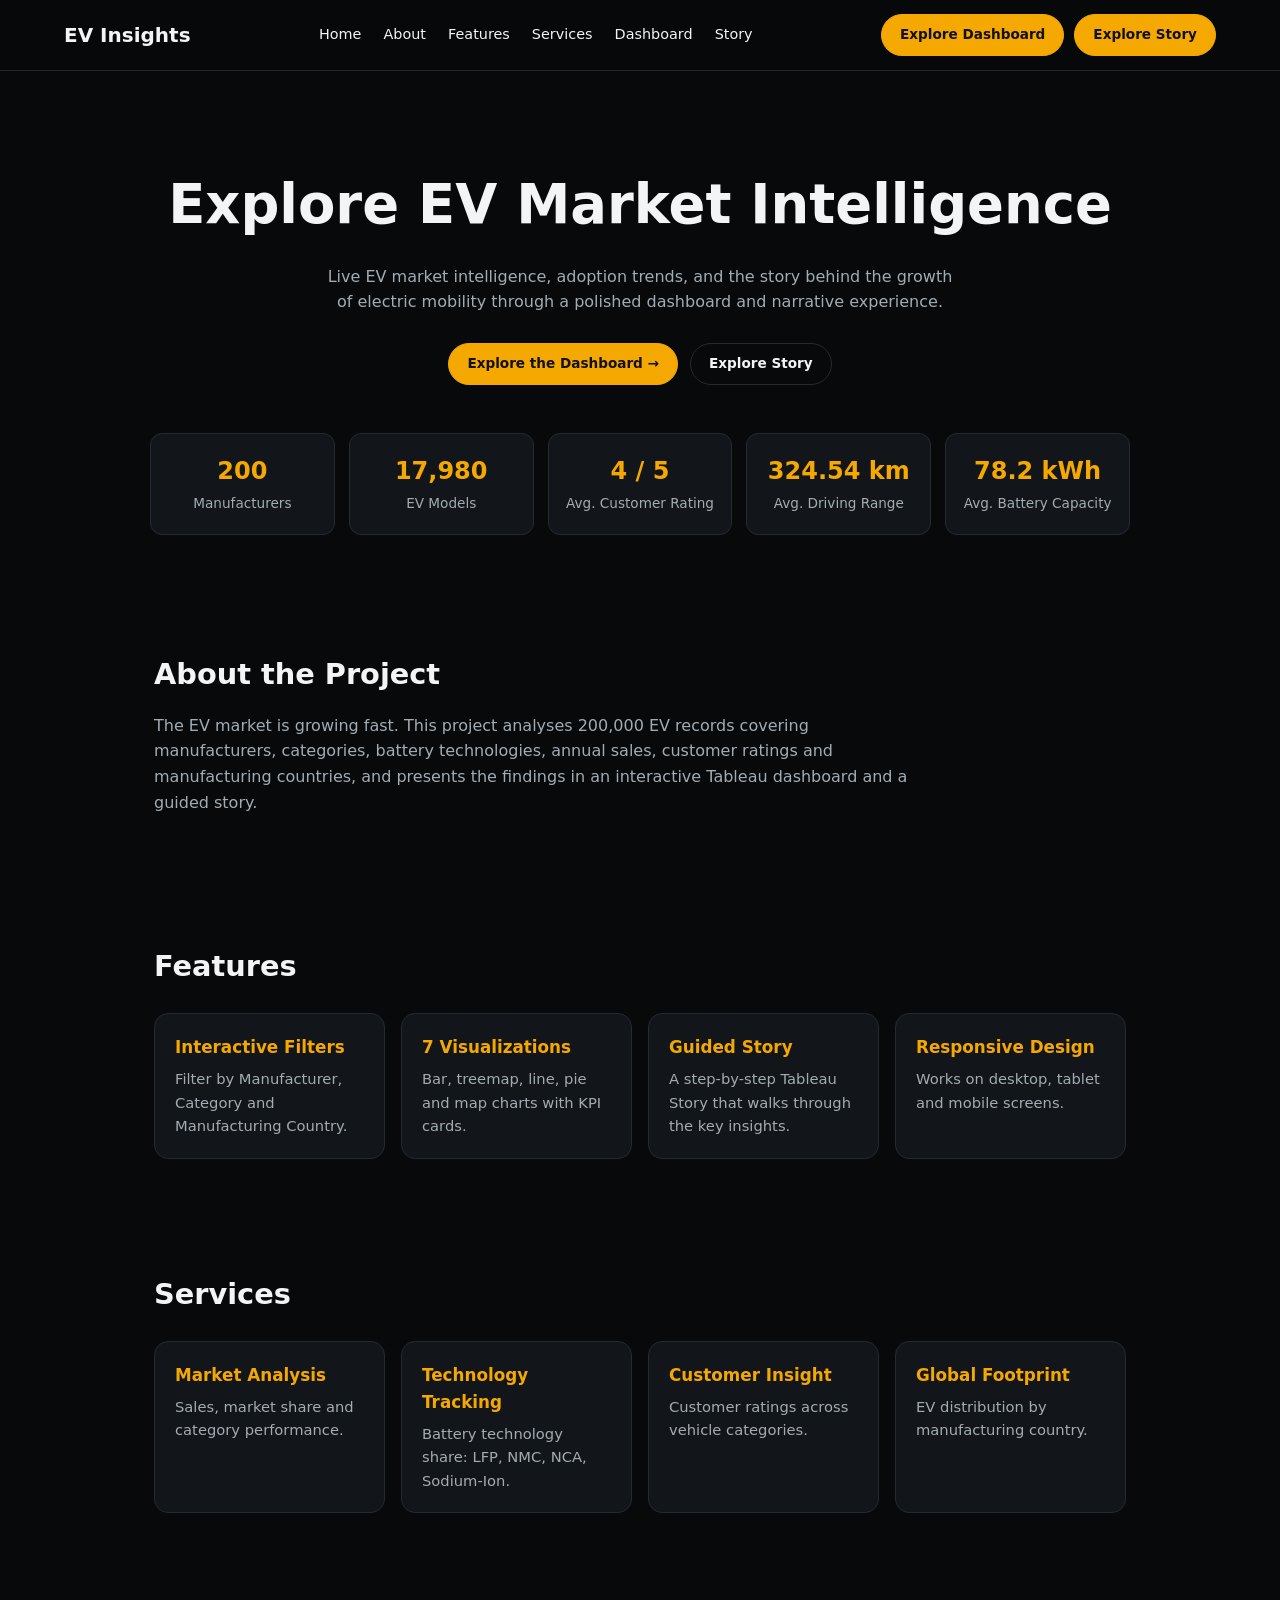
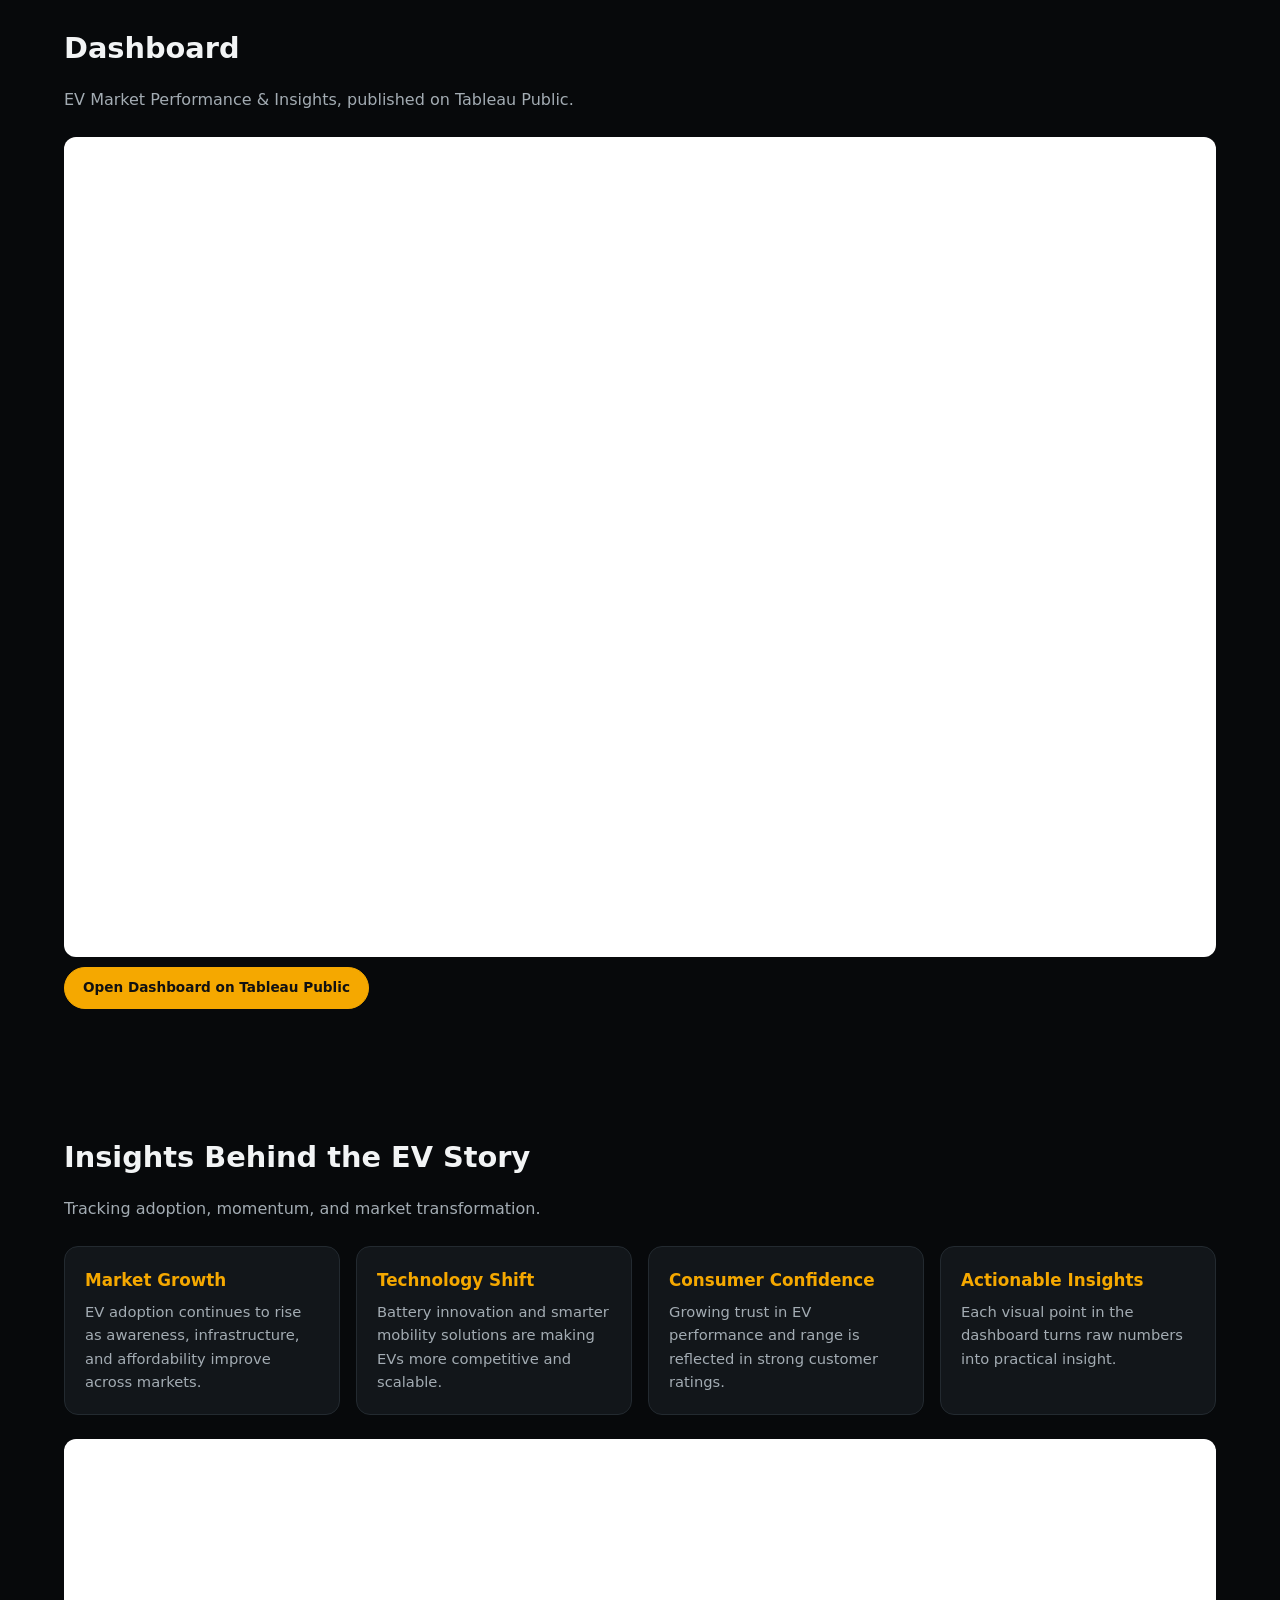
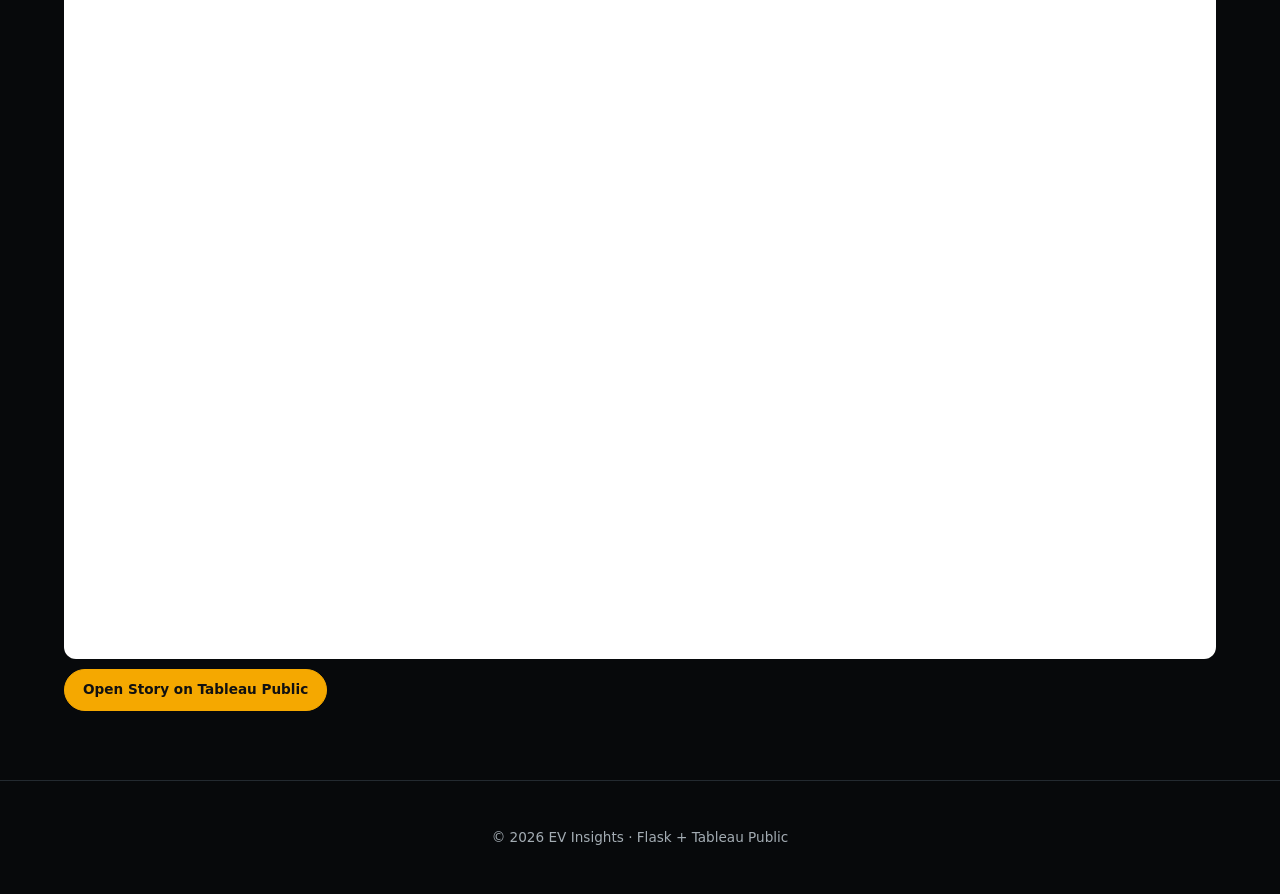
<file: docs/index.html>
<!DOCTYPE html>
<html lang="en">
<head>
  <meta charset="utf-8">
  <meta name="viewport" content="width=device-width, initial-scale=1">
  <title>EV Insights | Market Performance</title>
  <link rel="stylesheet" href="style.css">
  <script type="module" src="https://public.tableau.com/javascripts/api/tableau.embedding.3.latest.min.js"></script>
</head>
<body>

<header class="nav">
  <a class="brand" href="#home">EV Insights</a>
  <button class="burger" aria-label="Menu" onclick="document.querySelector('.links').classList.toggle('open')">&#9776;</button>
  <nav class="links">
    <a href="#home">Home</a>
    <a href="#about">About</a>
    <a href="#features">Features</a>
    <a href="#services">Services</a>
    <a href="#dashboard">Dashboard</a>
    <a href="#story">Story</a>
  </nav>
  <div class="cta">
    <a class="btn amber" href="#dashboard">Explore Dashboard</a>
    <a class="btn amber" href="#story">Explore Story</a>
  </div>
</header>

<main>
  <section id="home" class="hero">
    <h1>Explore EV Market Intelligence</h1>
    <p>Live EV market intelligence, adoption trends, and the story behind the growth of electric mobility through a polished dashboard and narrative experience.</p>
    <div class="hero-btns">
      <a class="btn amber" href="#dashboard">Explore the Dashboard &rarr;</a>
      <a class="btn ghost" href="#story">Explore Story</a>
    </div>
    <div class="stats">
      <div><b>200</b><span>Manufacturers</span></div>
      <div><b>17,980</b><span>EV Models</span></div>
      <div><b>4 / 5</b><span>Avg. Customer Rating</span></div>
      <div><b>324.54 km</b><span>Avg. Driving Range</span></div>
      <div><b>78.2 kWh</b><span>Avg. Battery Capacity</span></div>
    </div>
  </section>

  <section id="about" class="block">
    <h2>About the Project</h2>
    <p class="lead">The EV market is growing fast. This project analyses 200,000 EV records covering manufacturers, categories, battery technologies, annual sales, customer ratings and manufacturing countries, and presents the findings in an interactive Tableau dashboard and a guided story.</p>
  </section>

  <section id="features" class="block">
    <h2>Features</h2>
    <div class="cards">
      <article><h3>Interactive Filters</h3><p>Filter by Manufacturer, Category and Manufacturing Country.</p></article>
      <article><h3>7 Visualizations</h3><p>Bar, treemap, line, pie and map charts with KPI cards.</p></article>
      <article><h3>Guided Story</h3><p>A step-by-step Tableau Story that walks through the key insights.</p></article>
      <article><h3>Responsive Design</h3><p>Works on desktop, tablet and mobile screens.</p></article>
    </div>
  </section>

  <section id="services" class="block">
    <h2>Services</h2>
    <div class="cards">
      <article><h3>Market Analysis</h3><p>Sales, market share and category performance.</p></article>
      <article><h3>Technology Tracking</h3><p>Battery technology share: LFP, NMC, NCA, Sodium-Ion.</p></article>
      <article><h3>Customer Insight</h3><p>Customer ratings across vehicle categories.</p></article>
      <article><h3>Global Footprint</h3><p>EV distribution by manufacturing country.</p></article>
    </div>
  </section>

  <section id="dashboard" class="block wide">
    <h2>Dashboard</h2>
    <p class="lead">EV Market Performance &amp; Insights, published on Tableau Public.</p>
    <div class="viz">
      <tableau-viz id="dashViz" src="https://public.tableau.com/views/EV_Market_Performance_Public_Ready_Clean/Dashboard1" toolbar="bottom" hide-tabs></tableau-viz>
    </div>
    <p class="note"><a class="btn amber" href="https://public.tableau.com/app/profile/man.mohan.singh3746/viz/EV_Market_Performance_Public_Ready_Clean/Dashboard1" target="_blank" rel="noopener">Open Dashboard on Tableau Public</a></p>
  </section>

  <section id="story" class="block wide">
    <h2>Insights Behind the EV Story</h2>
    <p class="lead">Tracking adoption, momentum, and market transformation.</p>
    <div class="cards four">
      <article><h3>Market Growth</h3><p>EV adoption continues to rise as awareness, infrastructure, and affordability improve across markets.</p></article>
      <article><h3>Technology Shift</h3><p>Battery innovation and smarter mobility solutions are making EVs more competitive and scalable.</p></article>
      <article><h3>Consumer Confidence</h3><p>Growing trust in EV performance and range is reflected in strong customer ratings.</p></article>
      <article><h3>Actionable Insights</h3><p>Each visual point in the dashboard turns raw numbers into practical insight.</p></article>
    </div>
    <div class="viz">
      <tableau-viz id="storyViz" src="https://public.tableau.com/views/EV_Market_Performance_Public_Ready_Clean/Story2" toolbar="bottom" hide-tabs></tableau-viz>
    </div>
    <p class="note"><a class="btn amber" href="https://public.tableau.com/app/profile/man.mohan.singh3746/viz/EV_Market_Performance_Public_Ready_Clean/Story2" target="_blank" rel="noopener">Open Story on Tableau Public</a></p>
  </section>
</main>

<footer>
  <p>&copy; 2026 EV Insights &middot; Flask + Tableau Public</p>
</footer>

</body>
</html>
</file>
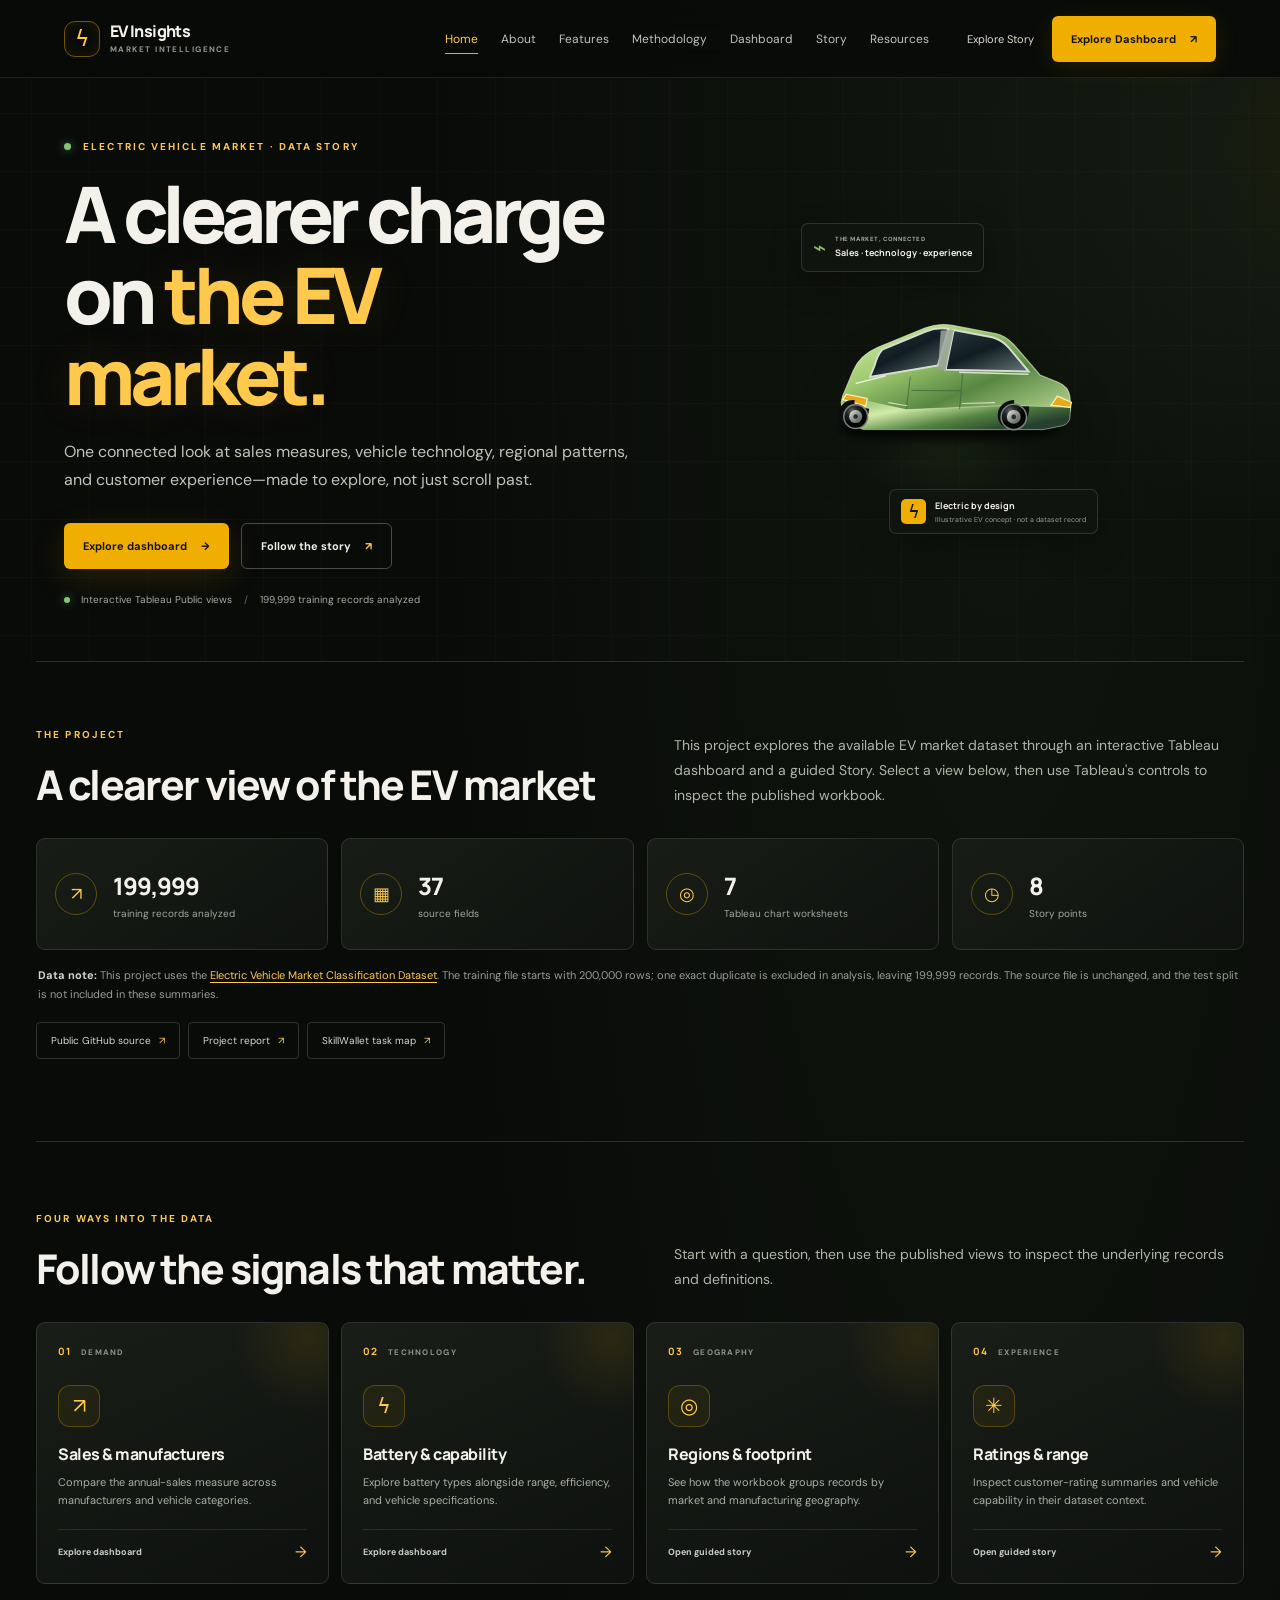
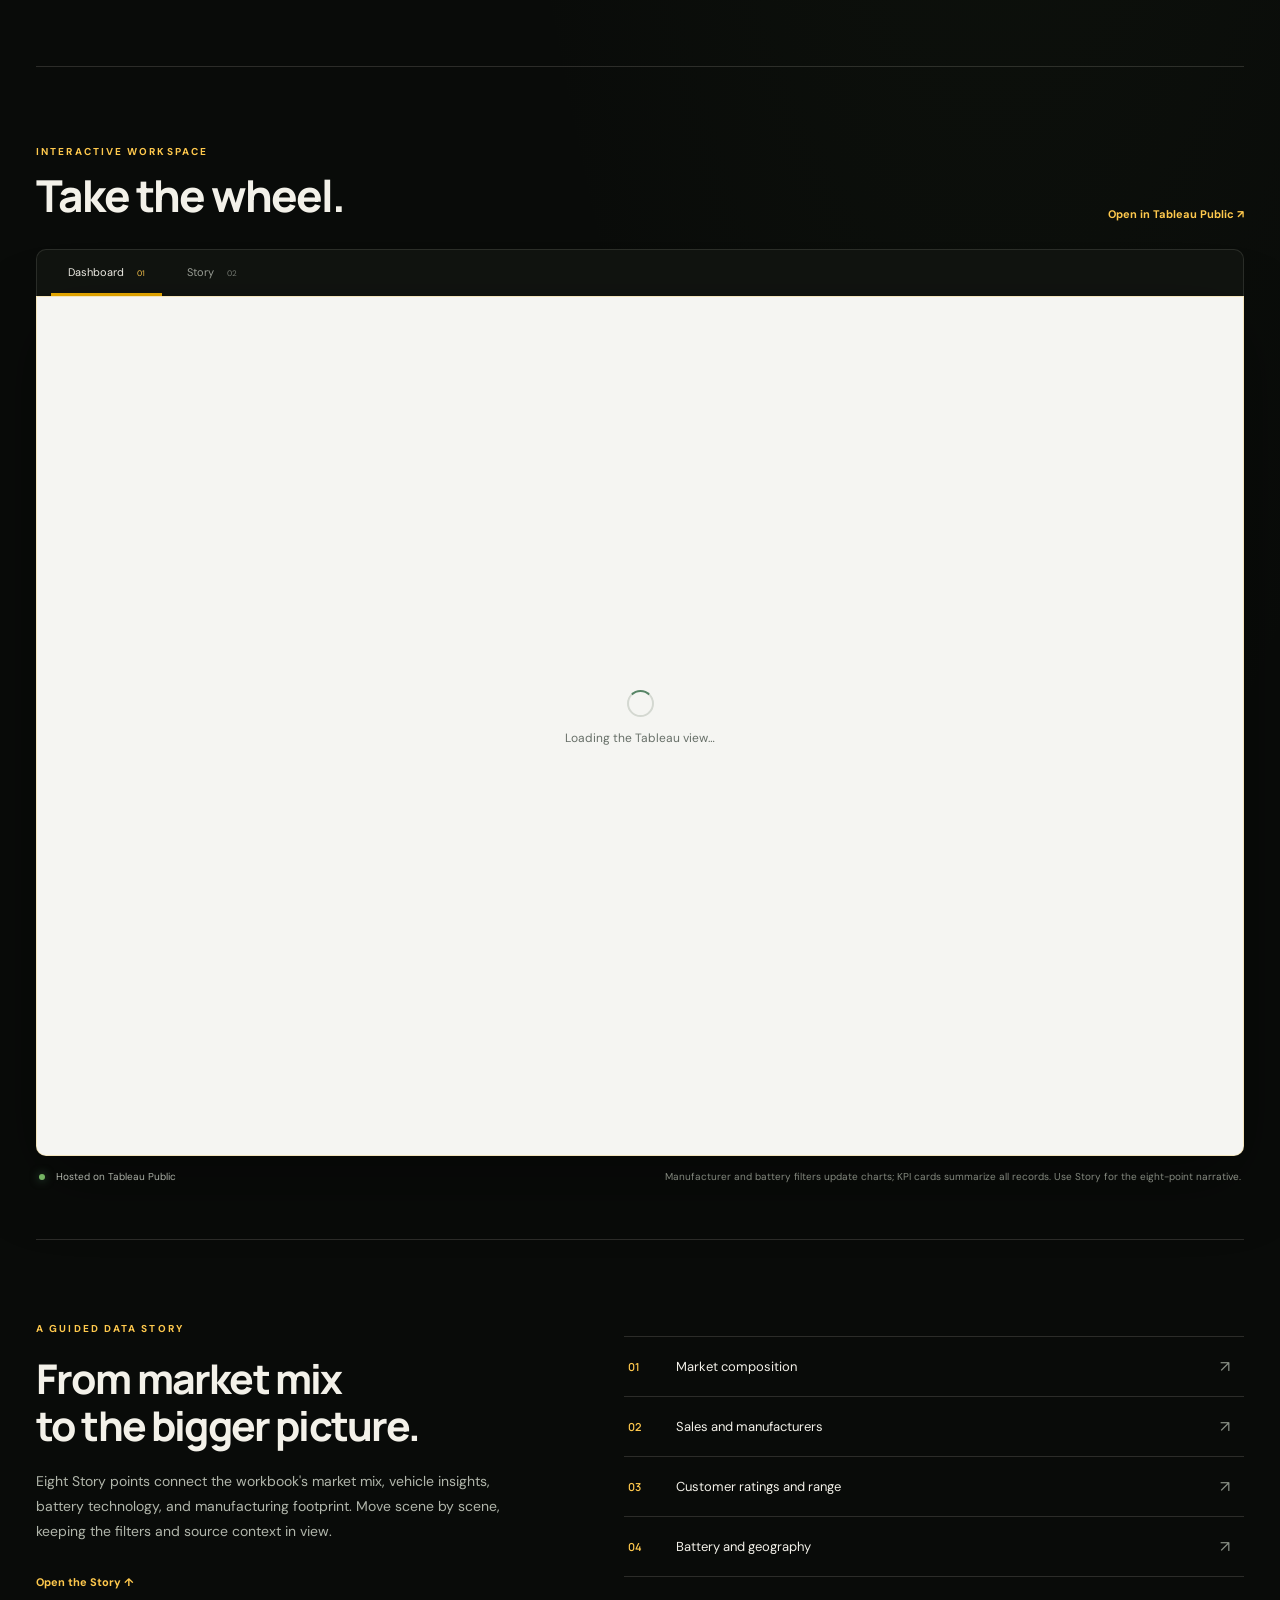
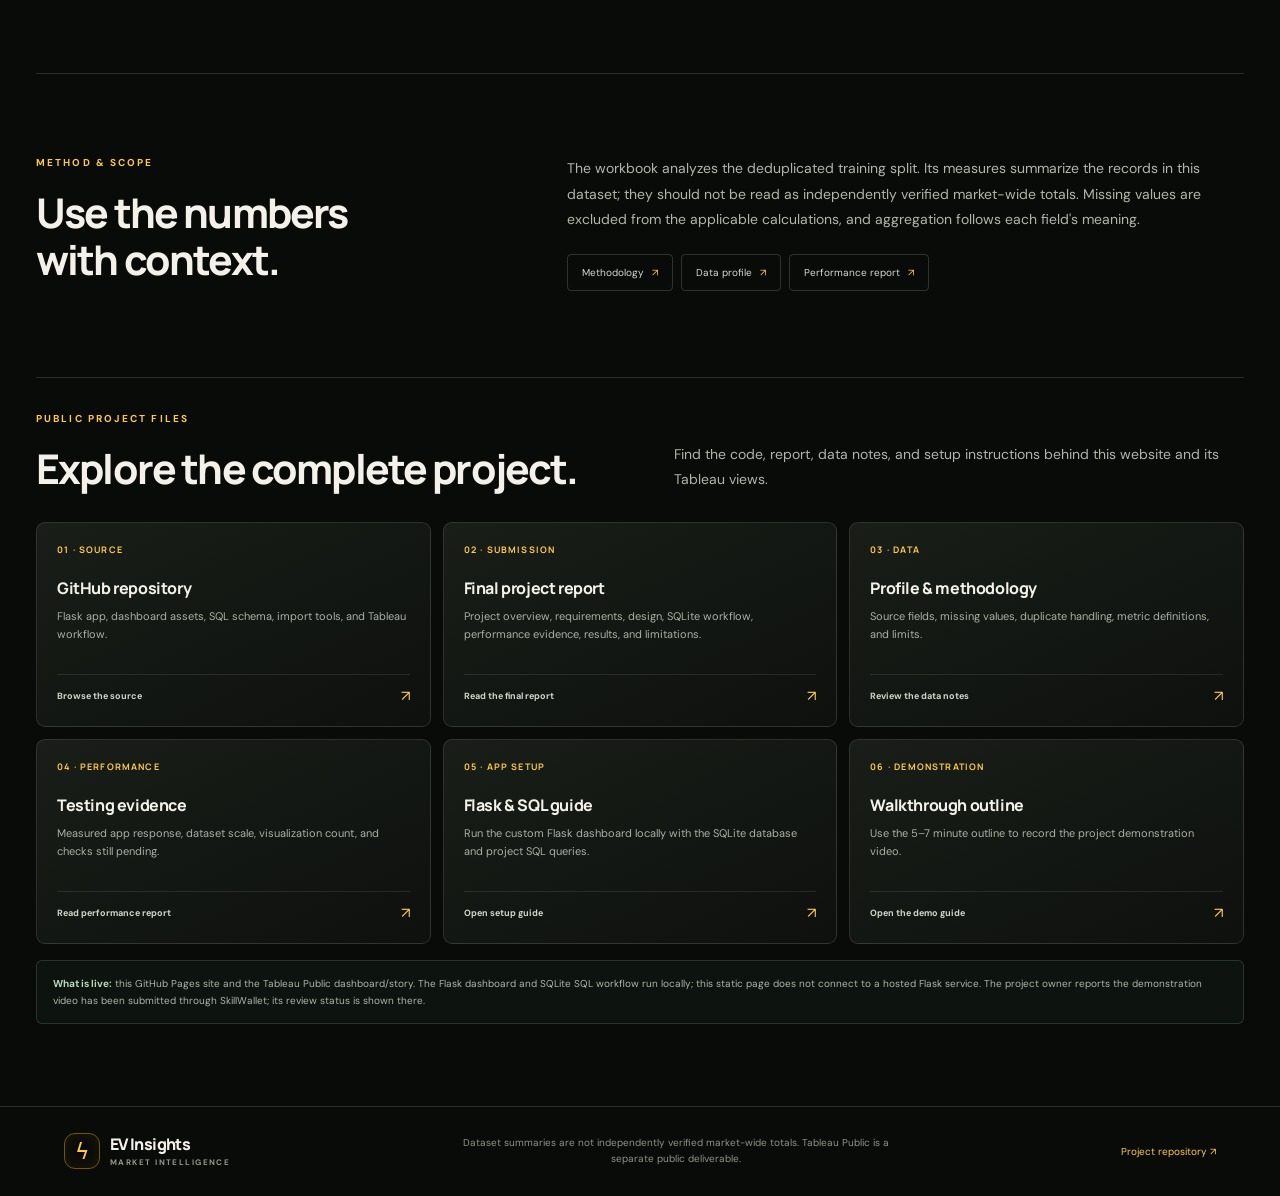
<file: docs/site/index.html>
<!doctype html>
<html lang="en">
  <head>
    <meta charset="utf-8">
    <meta name="viewport" content="width=device-width, initial-scale=1">
    <meta name="theme-color" content="#0b0d0b">
    <meta name="description" content="Explore EV market performance through an interactive Tableau dashboard, an eight-point data story, and clear methodology notes.">
    <meta property="og:title" content="EV Insights — Electric Vehicle Market Performance">
    <meta property="og:description" content="A connected view of EV sales measures, vehicle technology, regional patterns, and customer experience.">
    <meta property="og:type" content="website">
    <title>EV Insights | Market Performance</title>
    <link rel="preconnect" href="https://public.tableau.com">
    <link rel="stylesheet" href="style.css?v=20261019-motion-1">
    <script type="module" src="https://public.tableau.com/javascripts/api/tableau.embedding.3.latest.min.js"></script>
    <script defer src="app.js?v=20261019-motion-1"></script>
  </head>
  <body>
    <div class="scroll-progress" aria-hidden="true"><span id="scroll-progress-bar"></span></div>
    <a class="skip-link" href="#main">Skip to content</a>
    <header class="topbar">
      <a class="brand" href="#top" aria-label="EV Market home">
        <span class="brand-mark" aria-hidden="true">ϟ</span>
        <span class="brand-copy"><strong>EV Insights</strong><small>MARKET INTELLIGENCE</small></span>
      </a>
      <button class="menu-toggle" id="menu-toggle" type="button" aria-label="Open navigation" aria-expanded="false">☰</button>
      <nav class="nav" id="main-nav" aria-label="Main navigation">
        <a href="#top">Home</a>
        <a href="#overview">About</a>
        <a href="#features">Features</a>
        <a href="#method">Methodology</a>
        <a href="#workspace">Dashboard</a>
        <a href="#story">Story</a>
        <a href="#resources">Resources</a>
      </nav>
      <div class="header-actions"><a class="header-story" href="#story">Explore Story</a><a class="header-cta" href="#workspace">Explore Dashboard <span aria-hidden="true">↗</span></a></div>
    </header>

    <main id="main">
      <section class="hero" id="top">
        <div class="hero-copy">
          <p class="eyebrow"><span class="live-dot"></span> ELECTRIC VEHICLE MARKET · DATA STORY</p>
          <h1>A clearer charge<br>on <span>the EV market.</span></h1>
          <p class="hero-lede">One connected look at sales measures, vehicle technology, regional patterns, and customer experience—made to explore, not just scroll past.</p>
          <div class="hero-actions">
            <a class="button button-primary" href="#workspace">Explore dashboard <span aria-hidden="true">→</span></a>
            <a class="button button-quiet" href="#story">Follow the story <span aria-hidden="true">↗</span></a>
          </div>
          <p class="hero-note"><span class="live-dot"></span> Interactive Tableau Public views <span class="hero-note-divider">/</span> 199,999 training records analyzed</p>
        </div>
        <div class="hero-car" role="img" aria-label="Dimensional green electric crossover illustration">
          <div class="car-glow"></div>
          <svg viewBox="0 0 780 410" aria-hidden="true">
            <defs>
              <linearGradient id="siteBodyTop" x1="0" y1="0" x2="1" y2="1"><stop stop-color="#d9f3b4"/><stop offset=".34" stop-color="#9fca70"/><stop offset=".62" stop-color="#578742"/><stop offset="1" stop-color="#c4e19a"/></linearGradient>
              <linearGradient id="siteBodySide" x1="0" y1="0" x2=".95" y2=".7"><stop stop-color="#78a856"/><stop offset=".38" stop-color="#d2eba7"/><stop offset=".7" stop-color="#548342"/><stop offset="1" stop-color="#263f2f"/></linearGradient>
              <linearGradient id="siteGlass" x1="0" y1="0" x2=".8" y2="1"><stop stop-color="#273940"/><stop offset=".52" stop-color="#101c21"/><stop offset="1" stop-color="#58696a"/></linearGradient>
              <radialGradient id="siteWheel" cx=".35" cy=".27"><stop stop-color="#65706d"/><stop offset=".42" stop-color="#242a29"/><stop offset=".8" stop-color="#111514"/><stop offset="1" stop-color="#030505"/></radialGradient>
              <linearGradient id="siteRim" x1="0" y1="0" x2="1" y2="1"><stop stop-color="#faf8e9"/><stop offset=".4" stop-color="#9ca39c"/><stop offset="1" stop-color="#4c5553"/></linearGradient>
              <filter id="siteCarShadow" x="-.2" y="-.3" width="1.4" height="1.8"><feGaussianBlur stdDeviation="12"/></filter>
            </defs>
            <ellipse cx="394" cy="347" rx="289" ry="29" fill="#000" opacity=".75" filter="url(#siteCarShadow)"/>
            <path d="m116 263 27-65c12-28 32-48 65-62l122-50c23-9 46-12 72-7l111 21c20 4 36 15 49 30l67 78 47 19c18 7 29 21 31 38l2 26c1 12-7 21-20 24l-48 9H170l-43-17c-14-6-18-25-11-44Z" fill="url(#siteBodyTop)" stroke="#e2f1c5" stroke-opacity=".65" stroke-width="3"/>
            <path d="m116 263 165 35 272-11 156 5-2 26c-1 11-8 19-20 22l-49 10H170l-43-17c-14-6-18-25-11-44Z" fill="url(#siteBodySide)" stroke="#d5e8bf" stroke-opacity=".7" stroke-width="2"/>
            <path d="m219 142 113-47c19-8 40-10 59-7l-27 95-177 30 12-29c4-17 10-30 20-42Z" fill="url(#siteGlass)" stroke="#d8ddd4" stroke-width="5"/>
            <path d="m405 91 100 19c17 4 31 14 44 28l51 61-216-5 21-103Z" fill="url(#siteGlass)" stroke="#d8ddd4" stroke-width="5"/>
            <path d="m371 92 34-1-21 104-20-1 7-102Z" fill="#9ea59e" opacity=".85"/>
            <path d="m150 230 78-20m191-9 180 5" fill="none" stroke="#f4f9e8" stroke-opacity=".8" stroke-width="4"/>
            <path d="m292 212-10 84m146-91-8 91m-125-48 128 1" fill="none" stroke="#385f39" stroke-opacity=".62" stroke-width="3"/>
            <path d="m126 258 54 11-4 20-60-17 10-14Zm548 5 37 16-3 13-50-5 16-24Z" fill="#e8aa19" stroke="#fff2bd" stroke-width="3"/>
            <path d="m147 289 38 7c-2 30-23 52-49 49-24-3-37-27-27-50 7-16 22-24 38-22Zm415 0 39 1c2 29-16 54-42 57-26 3-44-18-39-43 4-18 21-30 42-31Z" fill="#0b0e0d"/>
            <ellipse cx="150" cy="316" rx="31" ry="31" fill="url(#siteWheel)" stroke="#78817b" stroke-width="4"/><ellipse cx="150" cy="316" rx="17" ry="17" fill="url(#siteRim)"/><circle cx="150" cy="316" r="6" fill="#262d2b"/>
            <ellipse cx="561" cy="317" rx="33" ry="33" fill="url(#siteWheel)" stroke="#78817b" stroke-width="4"/><ellipse cx="561" cy="317" rx="18" ry="18" fill="url(#siteRim)"/><circle cx="561" cy="317" r="6" fill="#262d2b"/>
            <path d="m236 280 47 8m144-6 84-2" stroke="#e6f1d2" stroke-opacity=".8" stroke-width="3" stroke-linecap="round"/>
          </svg>
          <div class="car-caption"><span class="car-mark">ϟ</span><span><strong>Electric by design</strong><small>Illustrative EV concept · not a dataset record</small></span></div>
          <div class="battery-chip" aria-label="Project focus"><span class="battery-icon">⌁</span><span><small>THE MARKET, CONNECTED</small><strong>Sales · technology · experience</strong></span></div>
        </div>
      </section>

      <section class="overview section-shell" id="overview">
        <div class="section-heading">
          <div><p class="eyebrow">THE PROJECT</p><h2>A clearer view of the EV market</h2></div>
          <p>This project explores the available EV market dataset through an interactive Tableau dashboard and a guided Story. Select a view below, then use Tableau's controls to inspect the published workbook.</p>
        </div>
        <div class="fact-row" id="project-facts">
          <article class="fact-card"><span class="fact-icon">↗</span><div><strong>199,999</strong><span>training records analyzed</span></div></article>
          <article class="fact-card"><span class="fact-icon">▦</span><div><strong>37</strong><span>source fields</span></div></article>
          <article class="fact-card"><span class="fact-icon">◎</span><div><strong>7</strong><span>Tableau chart worksheets</span></div></article>
          <article class="fact-card"><span class="fact-icon">◷</span><div><strong>8</strong><span>Story points</span></div></article>
        </div>
        <p class="data-note"><strong>Data note:</strong> This project uses the <a href="https://www.kaggle.com/datasets/tharishreddy22/electric-vehicle-market-classification-dataset" target="_blank" rel="noopener noreferrer">Electric Vehicle Market Classification Dataset</a>. The training file starts with 200,000 rows; one exact duplicate is excluded in analysis, leaving 199,999 records. The source file is unchanged, and the test split is not included in these summaries.</p>
        <div class="method-links project-links" aria-label="Project links">
          <a href="https://github.com/manmohansingh9562579-spec/ev-market-performance-insights" target="_blank" rel="noopener noreferrer">Public GitHub source <span aria-hidden="true">↗</span></a>
          <a href="https://github.com/manmohansingh9562579-spec/ev-market-performance-insights/blob/main/docs/project_report.md" target="_blank" rel="noopener noreferrer">Project report <span aria-hidden="true">↗</span></a>
          <a href="https://github.com/manmohansingh9562579-spec/ev-market-performance-insights/blob/main/docs/skillwallet_submission_map.md" target="_blank" rel="noopener noreferrer">SkillWallet task map <span aria-hidden="true">↗</span></a>
        </div>
      </section>

      <section class="focus section-shell" id="features">
        <div class="section-heading">
          <div><p class="eyebrow">FOUR WAYS INTO THE DATA</p><h2>Follow the signals that matter.</h2></div>
          <p>Start with a question, then use the published views to inspect the underlying records and definitions.</p>
        </div>
        <div class="focus-grid">
          <a class="focus-card" href="#workspace" data-focus-view="dashboard">
            <span class="focus-index">01 <i>DEMAND</i></span>
            <span class="focus-icon" aria-hidden="true">↗</span>
            <h3>Sales &amp; manufacturers</h3>
            <p>Compare the annual-sales measure across manufacturers and vehicle categories.</p>
            <span class="focus-link">Explore dashboard <b aria-hidden="true">→</b></span>
          </a>
          <a class="focus-card" href="#workspace" data-focus-view="dashboard">
            <span class="focus-index">02 <i>TECHNOLOGY</i></span>
            <span class="focus-icon" aria-hidden="true">ϟ</span>
            <h3>Battery &amp; capability</h3>
            <p>Explore battery types alongside range, efficiency, and vehicle specifications.</p>
            <span class="focus-link">Explore dashboard <b aria-hidden="true">→</b></span>
          </a>
          <a class="focus-card" href="#workspace" data-focus-view="story">
            <span class="focus-index">03 <i>GEOGRAPHY</i></span>
            <span class="focus-icon" aria-hidden="true">◎</span>
            <h3>Regions &amp; footprint</h3>
            <p>See how the workbook groups records by market and manufacturing geography.</p>
            <span class="focus-link">Open guided story <b aria-hidden="true">→</b></span>
          </a>
          <a class="focus-card" href="#workspace" data-focus-view="story">
            <span class="focus-index">04 <i>EXPERIENCE</i></span>
            <span class="focus-icon" aria-hidden="true">✳</span>
            <h3>Ratings &amp; range</h3>
            <p>Inspect customer-rating summaries and vehicle capability in their dataset context.</p>
            <span class="focus-link">Open guided story <b aria-hidden="true">→</b></span>
          </a>
        </div>
      </section>

      <section class="workspace section-shell" id="workspace">
        <div class="section-heading workspace-heading">
          <div><p class="eyebrow">INTERACTIVE WORKSPACE</p><h2>Take the wheel.</h2></div>
          <a class="text-link" href="https://public.tableau.com/app/profile/man.mohan.singh3746/viz/EV_Market_Performance_Rating_Corrected/Dashboard1" target="_blank" rel="noopener noreferrer">Open in Tableau Public <span aria-hidden="true">↗</span></a>
        </div>
        <div class="view-switch" role="tablist" aria-label="Choose a Tableau view">
          <button class="view-tab is-active" id="dashboard-tab" type="button" role="tab" aria-selected="true" aria-controls="tableau-frame" data-view="dashboard">Dashboard <span>01</span></button>
          <button class="view-tab" id="story-tab" type="button" role="tab" aria-selected="false" aria-controls="tableau-frame" data-view="story">Story <span>02</span></button>
        </div>
        <div class="viz-frame" id="tableau-frame" role="tabpanel" aria-labelledby="dashboard-tab" aria-live="polite">
          <div class="viz-loading" id="viz-loading"><span class="loader"></span><p>Loading the Tableau view…</p></div>
          <div class="viz-error" id="viz-error" hidden>
            <strong>The Tableau view did not load here.</strong>
            <p>Open it directly on Tableau Public, or check your internet connection and try again.</p>
            <a class="button button-primary" id="direct-view-link" href="https://public.tableau.com/app/profile/man.mohan.singh3746/viz/EV_Market_Performance_Rating_Corrected/Dashboard1" target="_blank" rel="noopener noreferrer">Open Tableau Public <span aria-hidden="true">↗</span></a>
          </div>
          <div id="viz-host" class="viz-host"></div>
        </div>
        <div class="viz-footer"><span><i class="live-dot"></i> Hosted on Tableau Public</span><span>Manufacturer and battery filters update charts; KPI cards summarize all records. Use Story for the eight-point narrative.</span></div>
      </section>

      <section class="story section-shell" id="story">
        <div class="story-copy"><p class="eyebrow">A GUIDED DATA STORY</p><h2>From market mix<br>to the bigger picture.</h2><p>Eight Story points connect the workbook's market mix, vehicle insights, battery technology, and manufacturing footprint. Move scene by scene, keeping the filters and source context in view.</p><a class="text-link" href="#workspace" data-open-story>Open the Story <span aria-hidden="true">↑</span></a></div>
        <div class="story-steps" aria-label="Story themes">
          <div><span>01</span><p>Market composition</p><b>↗</b></div>
          <div><span>02</span><p>Sales and manufacturers</p><b>↗</b></div>
          <div><span>03</span><p>Customer ratings and range</p><b>↗</b></div>
          <div><span>04</span><p>Battery and geography</p><b>↗</b></div>
        </div>
      </section>

      <section class="method section-shell" id="method">
        <div><p class="eyebrow">METHOD &amp; SCOPE</p><h2>Use the numbers<br>with context.</h2></div>
        <div class="method-copy"><p>The workbook analyzes the deduplicated training split. Its measures summarize the records in this dataset; they should not be read as independently verified market-wide totals. Missing values are excluded from the applicable calculations, and aggregation follows each field's meaning.</p><div class="method-links"><a href="https://github.com/manmohansingh9562579-spec/ev-market-performance-insights/blob/main/docs/methodology.md" target="_blank" rel="noopener noreferrer">Methodology <span aria-hidden="true">↗</span></a><a href="https://github.com/manmohansingh9562579-spec/ev-market-performance-insights/blob/main/docs/data_profile.md" target="_blank" rel="noopener noreferrer">Data profile <span aria-hidden="true">↗</span></a><a href="https://github.com/manmohansingh9562579-spec/ev-market-performance-insights/blob/main/docs/performance_report.md" target="_blank" rel="noopener noreferrer">Performance report <span aria-hidden="true">↗</span></a></div></div>
      </section>

      <section class="resources section-shell" id="resources">
        <div class="section-heading">
          <div><p class="eyebrow">PUBLIC PROJECT FILES</p><h2>Explore the complete project.</h2></div>
          <p>Find the code, report, data notes, and setup instructions behind this website and its Tableau views.</p>
        </div>
        <div class="resource-grid">
          <a class="resource-card" href="https://github.com/manmohansingh9562579-spec/ev-market-performance-insights" target="_blank" rel="noopener noreferrer">
            <span class="resource-label">01 · SOURCE</span><h3>GitHub repository</h3><p>Flask app, dashboard assets, SQL schema, import tools, and Tableau workflow.</p><span class="resource-action">Browse the source <b aria-hidden="true">↗</b></span>
          </a>
          <a class="resource-card" href="https://github.com/manmohansingh9562579-spec/ev-market-performance-insights/blob/main/docs/EV_Market_Performance_Final_Report.md" target="_blank" rel="noopener noreferrer">
            <span class="resource-label">02 · SUBMISSION</span><h3>Final project report</h3><p>Project overview, requirements, design, SQLite workflow, performance evidence, results, and limitations.</p><span class="resource-action">Read the final report <b aria-hidden="true">↗</b></span>
          </a>
          <a class="resource-card" href="https://github.com/manmohansingh9562579-spec/ev-market-performance-insights/blob/main/docs/data_profile.md" target="_blank" rel="noopener noreferrer">
            <span class="resource-label">03 · DATA</span><h3>Profile &amp; methodology</h3><p>Source fields, missing values, duplicate handling, metric definitions, and limits.</p><span class="resource-action">Review the data notes <b aria-hidden="true">↗</b></span>
          </a>
          <a class="resource-card" href="https://github.com/manmohansingh9562579-spec/ev-market-performance-insights/blob/main/docs/performance_report.md" target="_blank" rel="noopener noreferrer">
            <span class="resource-label">04 · PERFORMANCE</span><h3>Testing evidence</h3><p>Measured app response, dataset scale, visualization count, and checks still pending.</p><span class="resource-action">Read performance report <b aria-hidden="true">↗</b></span>
          </a>
          <a class="resource-card" href="https://github.com/manmohansingh9562579-spec/ev-market-performance-insights/blob/main/docs/hosted_backend.md" target="_blank" rel="noopener noreferrer">
            <span class="resource-label">05 · APP SETUP</span><h3>Flask &amp; SQL guide</h3><p>Run the custom Flask dashboard locally with the SQLite database and project SQL queries.</p><span class="resource-action">Open setup guide <b aria-hidden="true">↗</b></span>
          </a>
          <a class="resource-card" href="https://github.com/manmohansingh9562579-spec/ev-market-performance-insights/blob/main/docs/demo_outline.md" target="_blank" rel="noopener noreferrer">
            <span class="resource-label">06 · DEMONSTRATION</span><h3>Walkthrough outline</h3><p>Use the 5–7 minute outline to record the project demonstration video.</p><span class="resource-action">Open the demo guide <b aria-hidden="true">↗</b></span>
          </a>
        </div>
        <p class="deployment-note"><strong>What is live:</strong> this GitHub Pages site and the Tableau Public dashboard/story. The Flask dashboard and SQLite SQL workflow run locally; this static page does not connect to a hosted Flask service. The project owner reports the demonstration video has been submitted through SkillWallet; its review status is shown there.</p>
      </section>
    </main>

    <footer class="footer"><a class="brand" href="#top"><span class="brand-mark" aria-hidden="true">ϟ</span><span class="brand-copy"><strong>EV Insights</strong><small>MARKET INTELLIGENCE</small></span></a><span>Dataset summaries are not independently verified market-wide totals. Tableau Public is a separate public deliverable.</span><a href="https://github.com/manmohansingh9562579-spec/ev-market-performance-insights" target="_blank" rel="noopener noreferrer">Project repository ↗</a></footer>
    <a class="back-top" href="#top" aria-label="Back to top" hidden>↑</a>
  </body>
</html>
</file>
<file: docs/style.css>
:root {
  --bg: #07090b;
  --panel: #12161a;
  --line: #232a30;
  --text: #f2f4f5;
  --muted: #a3acb3;
  --amber: #f5a800;
}
* { box-sizing: border-box; }
html { scroll-behavior: smooth; scroll-padding-top: 76px; }
body {
  margin: 0;
  background: var(--bg);
  color: var(--text);
  font-family: "Segoe UI", system-ui, -apple-system, Roboto, sans-serif;
  line-height: 1.6;
}
a { color: var(--amber); text-decoration: none; }

.nav {
  position: sticky; top: 0; z-index: 10;
  display: flex; align-items: center; gap: 24px;
  padding: 14px 5vw;
  background: rgba(7, 9, 11, .92);
  backdrop-filter: blur(8px);
  border-bottom: 1px solid var(--line);
}
.brand { color: var(--text); font-weight: 700; font-size: 1.25rem; }
.links { display: flex; gap: 22px; margin: 0 auto; }
.links a { color: var(--text); font-size: .9rem; }
.links a:hover { color: var(--amber); }
.cta { display: flex; gap: 10px; }
.burger { display: none; margin-left: auto; background: none; border: 0; color: var(--text); font-size: 1.5rem; }

.btn {
  display: inline-block; padding: 9px 18px; border-radius: 999px;
  font-size: .85rem; font-weight: 600; border: 1px solid var(--amber);
}
.btn.amber { background: var(--amber); color: #111; }
.btn.ghost { color: var(--text); border-color: var(--line); }
.btn:hover { filter: brightness(1.1); }

.hero { text-align: center; padding: 90px 5vw 60px; }
.hero h1 { font-size: clamp(2rem, 5vw, 3.4rem); margin: 0 0 16px; }
.hero p { max-width: 640px; margin: 0 auto 28px; color: var(--muted); }
.hero-btns { display: flex; gap: 12px; justify-content: center; flex-wrap: wrap; }
.stats {
  display: grid; grid-template-columns: repeat(auto-fit, minmax(150px, 1fr));
  gap: 14px; max-width: 980px; margin: 48px auto 0;
}
.stats div { background: var(--panel); border: 1px solid var(--line); border-radius: 12px; padding: 18px 10px; }
.stats b { display: block; font-size: 1.5rem; color: var(--amber); }
.stats span { color: var(--muted); font-size: .85rem; }

.block { max-width: 1100px; margin: 0 auto; padding: 56px 5vw; }
.block.wide { max-width: 1280px; }
.block h2 { font-size: 1.8rem; margin: 0 0 10px; }
.lead { color: var(--muted); max-width: 760px; }

.cards { display: grid; grid-template-columns: repeat(auto-fit, minmax(200px, 1fr)); gap: 16px; margin-top: 24px; }
.cards article { background: var(--panel); border: 1px solid var(--line); border-radius: 14px; padding: 20px; }
.cards h3 { margin: 0 0 6px; font-size: 1.05rem; color: var(--amber); }
.cards p { margin: 0; color: var(--muted); font-size: .92rem; }

.viz {
  margin-top: 24px; background: #fff; border-radius: 12px;
  overflow: hidden; min-height: 300px;
}
tableau-viz { display: block; width: 100%; height: 820px; }
.note { color: var(--muted); font-size: .85rem; margin-top: 10px; }

footer { text-align: center; color: var(--muted); padding: 32px 5vw; border-top: 1px solid var(--line); font-size: .85rem; }

@media (max-width: 860px) {
  .burger { display: block; }
  .links, .cta { display: none; }
  .links.open {
    display: flex; flex-direction: column; gap: 14px;
    position: absolute; top: 100%; left: 0; right: 0;
    padding: 18px 5vw; background: var(--bg); border-bottom: 1px solid var(--line);
  }
  tableau-viz { height: 620px; }
}
</file>
<file: docs/site/style.css>
@import url('https://fonts.googleapis.com/css2?family=DM+Sans:wght@400;500;600;700&family=Manrope:wght@500;600;700;800&display=swap');

:root {
  color-scheme: dark;
  --bg: #0b0d0b;
  --panel: #121511;
  --panel-raised: #171b17;
  --ink: #f3f1e9;
  --muted: #a1a79e;
  --line: rgba(238, 236, 220, .13);
  --gold: #e7a900;
  --gold-light: #f3bd39;
  --green: #6bb583;
  --max: 1200px;
  font-family: 'DM Sans', 'Segoe UI', sans-serif;
  color: var(--ink);
  background: var(--bg);
  font-synthesis: none;
  text-rendering: optimizeLegibility;
}

* { box-sizing: border-box; }
html { scroll-behavior: smooth; scroll-padding-top: 86px; }
body { min-width: 320px; margin: 0; background: var(--bg); color: var(--ink); }
a { color: inherit; text-decoration: none; }
button { font: inherit; }
.skip-link { position: absolute; top: -60px; left: 16px; z-index: 30; padding: 12px; color: #111; background: var(--gold); }
.skip-link:focus { top: 10px; }

.topbar {
  position: sticky;
  top: 0;
  z-index: 20;
  display: flex;
  min-height: 74px;
  align-items: center;
  gap: 28px;
  padding: 0 max(calc((100vw - var(--max)) / 2), 5vw);
  border-bottom: 1px solid var(--line);
  background: rgba(11, 13, 11, .95);
  backdrop-filter: blur(16px);
}
.brand { display: inline-flex; flex: 0 0 auto; align-items: center; gap: 10px; }
.brand-mark { display: grid; width: 36px; height: 36px; place-items: center; border: 1px solid rgba(231,169,0,.48); border-radius: 11px; color: var(--gold-light); font-size: 22px; }
.brand-copy { display: flex; flex-direction: column; gap: 3px; }
.brand-copy strong { font: 800 15px/1.1 Manrope, sans-serif; letter-spacing: -.04em; }
.brand-copy small { color: #98978d; font-size: 7px; font-weight: 700; letter-spacing: .18em; }
.nav { display: flex; align-items: center; gap: clamp(14px, 2vw, 28px); margin-left: auto; color: #c0c2ba; font-size: 11px; white-space: nowrap; }
.nav a { transition: color .18s ease; }
.nav a:hover, .nav a:focus-visible { color: var(--gold-light); }
.header-actions { display: flex; flex: 0 0 auto; align-items: center; gap: 8px; white-space: nowrap; }
.header-story { padding: 10px; color: #dedbd1; font-size: 10px; }
.header-story:hover { color: var(--gold-light); }
.header-cta, .button { display: inline-flex; min-height: 42px; align-items: center; justify-content: center; gap: 14px; padding: 0 16px; border-radius: 5px; font-size: 10px; font-weight: 700; transition: background .18s ease, transform .18s ease; }
.header-cta, .button-primary { color: #17140d; background: var(--gold); }
.header-cta:hover, .button-primary:hover { transform: translateY(-1px); background: var(--gold-light); }
.menu-toggle { display: none; border: 0; color: var(--ink); background: transparent; font-size: 22px; cursor: pointer; }

.hero {
  position: relative;
  display: grid;
  min-height: 455px;
  place-items: center;
  overflow: hidden;
  padding: 76px 24px 66px;
  text-align: center;
}
.hero::before { position: absolute; top: -410px; left: 50%; width: 850px; height: 800px; border-radius: 50%; background: radial-gradient(circle, rgba(190,143,25,.13), transparent 68%); content: ''; pointer-events: none; }
.hero-copy { position: relative; z-index: 1; width: min(100%, 800px); margin: 0 auto; }
.eyebrow { margin: 0 0 18px; color: var(--gold-light); font-size: 9px; font-weight: 700; letter-spacing: .2em; }
.live-dot { display: inline-block; width: 7px; height: 7px; margin-right: 8px; border-radius: 50%; background: var(--green); box-shadow: 0 0 10px rgba(107,181,131,.6); }
.hero h1 { margin: 0; font: 800 clamp(42px, 6.1vw, 75px)/1.04 Manrope, sans-serif; letter-spacing: -.065em; }
.hero h1 span { color: var(--gold-light); }
.hero-lede { max-width: 610px; margin: 18px auto 0; color: #b2b4ab; font-size: 14px; line-height: 1.8; }
.hero-actions { display: flex; justify-content: center; flex-wrap: wrap; gap: 10px; margin-top: 25px; }
.button-quiet { border: 1px solid rgba(243,241,233,.23); color: #f0eee6; background: transparent; }
.button-quiet span { color: var(--gold-light); }
.button-quiet:hover { transform: translateY(-1px); border-color: var(--gold); }
.hero-note { margin: 22px 0 0; color: #8f938a; font-size: 9px; }
.hero-note .live-dot { width: 6px; height: 6px; }

.section-shell { width: min(var(--max), calc(100% - 64px)); margin: 0 auto; border-top: 1px solid var(--line); padding: 70px 0; }
.section-heading { display: flex; align-items: end; justify-content: space-between; gap: 35px; margin-bottom: 26px; }
.section-heading h2, .story h2, .method h2 { margin: 9px 0 0; font: 750 clamp(27px, 3vw, 37px)/1.15 Manrope, sans-serif; letter-spacing: -.045em; }
.section-heading > p { max-width: 540px; margin: 0; color: #a6aaa1; font-size: 12px; line-height: 1.8; }
.fact-row { display: grid; grid-template-columns: repeat(4, minmax(0, 1fr)); gap: 11px; }
.fact-card { display: flex; min-height: 100px; align-items: center; gap: 14px; padding: 18px; border: 1px solid var(--line); border-radius: 7px; background: linear-gradient(145deg, var(--panel-raised), var(--panel)); }
.fact-icon { display: grid; width: 38px; height: 38px; flex: 0 0 auto; place-items: center; border: 1px solid rgba(231,169,0,.35); border-radius: 50%; color: var(--gold-light); font-size: 18px; }
.fact-card div { display: grid; gap: 5px; }
.fact-card strong { font: 750 21px Manrope, sans-serif; letter-spacing: -.04em; }
.fact-card div span { color: var(--muted); font-size: 9px; }
.data-note { margin: 14px 2px 0; color: #999d94; font-size: 10px; line-height: 1.7; }
.data-note strong { color: #d3d5cd; }

.workspace { padding-bottom: 36px; }
.workspace-heading { margin-bottom: 21px; }
.workspace-heading .eyebrow { margin-bottom: 11px; }
.workspace-heading h2 { font-size: clamp(27px, 3vw, 35px); }
.text-link { color: var(--gold-light); font-size: 10px; font-weight: 700; white-space: nowrap; }
.text-link:hover { color: #fff0c6; }
.view-switch { display: flex; gap: 5px; border-bottom: 1px solid var(--line); }
.view-tab { padding: 13px 17px; border: 0; border-bottom: 2px solid transparent; color: #9da198; background: transparent; font-size: 10px; cursor: pointer; }
.view-tab span { margin-left: 10px; color: #787d75; font-size: 8px; }
.view-tab.is-active { border-bottom-color: var(--gold); color: #f3f1e9; }
.view-tab.is-active span { color: var(--gold-light); }
.viz-frame { position: relative; height: min(78vw, 820px); min-height: 620px; max-height: 860px; overflow: hidden; border: 1px solid #343a34; background: #f5f5f2; }
.viz-host, .viz-host tableau-viz { display: block; width: 100%; height: 100%; }
.viz-loading, .viz-error { position: absolute; inset: 0; z-index: 1; display: flex; flex-direction: column; align-items: center; justify-content: center; padding: 24px; color: #353a34; background: #f5f5f2; text-align: center; }
.viz-loading p, .viz-error p { color: #676f68; font-size: 12px; line-height: 1.6; }
.viz-error strong { font: 700 18px Manrope, sans-serif; }
.viz-loading[hidden], .viz-error[hidden] { display: none; }
.viz-error .button { margin-top: 8px; }
.loader { width: 27px; height: 27px; border: 2px solid #d4d8d1; border-top-color: #578566; border-radius: 50%; animation: spin .8s linear infinite; }
@keyframes spin { to { transform: rotate(360deg); } }
.viz-footer { display: flex; justify-content: space-between; gap: 15px; padding: 12px 2px; color: #8e948b; font-size: 9px; }
.viz-footer span:first-child { color: #b7bdb4; }
.viz-footer .live-dot { width: 6px; height: 6px; }

.story { display: grid; grid-template-columns: .9fr 1.1fr; align-items: center; gap: 70px; }
.story-copy > p:not(.eyebrow), .method-copy p { max-width: 470px; color: #a6aaa1; font-size: 12px; line-height: 1.8; }
.story-copy > p:not(.eyebrow) { margin: 18px 0 22px; }
.story-steps { border-top: 1px solid var(--line); }
.story-steps > div { display: grid; grid-template-columns: 38px 1fr 20px; align-items: center; gap: 10px; padding: 17px 4px; border-bottom: 1px solid var(--line); }
.story-steps span { color: var(--gold-light); font: 600 10px Manrope, sans-serif; }
.story-steps p { margin: 0; font-size: 12px; }
.story-steps b { color: #8a9187; font-weight: 400; }
.method { display: grid; grid-template-columns: .8fr 1.2fr; gap: 70px; padding-bottom: 78px; }
.method-copy p { max-width: none; margin: 0 0 22px; }
.method-links { display: flex; flex-wrap: wrap; gap: 8px; }
.method-links a { padding: 10px 12px; border: 1px solid #394139; border-radius: 4px; color: #d4d9d0; font-size: 9px; }
.method-links a span { margin-left: 5px; color: var(--gold-light); }
.footer { display: flex; align-items: center; justify-content: space-between; gap: 20px; padding: 23px max(calc((100vw - var(--max)) / 2), 5vw); border-top: 1px solid var(--line); }
.footer > span { max-width: 420px; color: #8d938a; font-size: 9px; line-height: 1.6; text-align: center; }
.footer > a:last-child { color: var(--gold-light); font-size: 9px; white-space: nowrap; }

@media (max-width: 1040px) {
  .topbar { gap: 16px; padding-right: 24px; padding-left: 24px; }
  .nav { gap: 12px; font-size: 10px; }
  .header-story { display: none; }
}
@media (max-width: 760px) {
  html { scroll-padding-top: 68px; }
  .topbar { min-height: 66px; gap: 10px; padding: 0 16px; }
  .brand-mark { width: 32px; height: 32px; }
  .brand-copy strong { font-size: 14px; }
  .brand-copy small { font-size: 6px; }
  .menu-toggle { display: block; margin-left: auto; }
  .nav { position: absolute; top: 65px; right: 0; left: 0; display: none; grid-template-columns: repeat(3, minmax(0, 1fr)); gap: 5px; padding: 12px 16px 16px; border-bottom: 1px solid var(--line); background: rgba(11,13,11,.98); white-space: normal; }
  .nav.is-open { display: grid; }
  .nav a { padding: 10px 5px; border-radius: 4px; text-align: center; }
  .nav a:hover { background: #191c18; }
  .header-cta { min-height: 34px; gap: 7px; padding: 0 10px; font-size: 8px; }
  .hero { min-height: 405px; padding: 60px 20px 52px; }
  .hero h1 { font-size: clamp(38px, 10vw, 56px); }
  .hero-lede { font-size: 12px; }
  .hero-note { font-size: 8px; line-height: 1.6; }
  .section-shell { width: calc(100% - 36px); padding: 53px 0; }
  .section-heading { display: block; margin-bottom: 19px; }
  .section-heading > p { margin-top: 12px; }
  .section-heading h2, .story h2, .method h2 { font-size: 29px; }
  .fact-row { grid-template-columns: repeat(2, minmax(0,1fr)); gap: 8px; }
  .fact-card { min-height: 88px; gap: 9px; padding: 12px; }
  .fact-card strong { font-size: 18px; }
  .fact-card div span { font-size: 8px; }
  .fact-icon { width: 32px; height: 32px; font-size: 15px; }
  .workspace-heading .text-link { display: inline-block; margin-top: 15px; }
  .view-tab { padding: 12px; font-size: 9px; }
  .viz-frame { height: 76vh; min-height: 490px; max-height: 720px; }
  .viz-footer { font-size: 8px; line-height: 1.5; }
  .viz-footer span:last-child { text-align: right; }
  .story, .method { grid-template-columns: minmax(0,1fr); gap: 27px; }
  .story { padding-top: 52px; }
  .method { padding-bottom: 57px; }
  .footer { align-items: flex-start; flex-direction: column; gap: 12px; padding: 20px 18px; }
  .footer > span { text-align: left; }
}
@media (max-width: 370px) {
  .header-cta { gap: 5px; padding: 0 7px; font-size: 7px; }
  .section-shell { width: calc(100% - 26px); }
}
@media (prefers-reduced-motion: reduce) {
  *, *::before, *::after { scroll-behavior: auto !important; animation-duration: .01ms !important; transition-duration: .01ms !important; }
}

/* EV Insights refresh: stronger type, clearer wayfinding, and a little more energy. */
:root {
  --bg: #090b09;
  --panel: #111511;
  --panel-raised: #171d17;
  --line: rgba(238, 236, 220, .15);
  --gold: #efae00;
  --gold-light: #ffc94d;
  --green: #82c96e;
  --max: 1240px;
}

body {
  background:
    radial-gradient(ellipse at 78% 3%, rgba(79, 115, 58, .10), transparent 36rem),
    var(--bg);
}

.scroll-progress { position: fixed; z-index: 40; inset: 0 0 auto; height: 3px; background: transparent; }
.scroll-progress span { display: block; width: 0; height: 100%; background: linear-gradient(90deg, var(--green), var(--gold-light)); box-shadow: 0 0 12px rgba(255,201,77,.55); }

.topbar {
  min-height: 78px;
  background: rgba(9, 11, 9, .88);
  border-bottom-color: rgba(238,236,220,.1);
}
.brand-mark { box-shadow: inset 0 0 16px rgba(239,174,0,.08); }
.brand-copy strong { font-size: 16px; }
.brand-copy small { font-size: 8px; }
.nav { gap: clamp(15px, 1.8vw, 25px); font-size: 12px; }
.nav a { position: relative; padding: 10px 0; }
.nav a::after { position: absolute; right: 0; bottom: 3px; left: 0; height: 1px; transform: scaleX(0); transform-origin: left; background: var(--gold); content: ''; transition: transform .2s ease; }
.nav a:hover::after, .nav a:focus-visible::after, .nav a[aria-current="location"]::after { transform: scaleX(1); }
.nav a[aria-current="location"] { color: var(--gold-light); }
.header-cta, .button { min-height: 46px; padding: 0 19px; border-radius: 6px; font-size: 11px; }
.header-cta { box-shadow: 0 5px 24px rgba(239,174,0,.12); }
.header-story { font-size: 11px; }

.hero {
  min-height: 570px;
  padding-top: 74px;
  padding-bottom: 68px;
  background-image: linear-gradient(rgba(236,239,223,.018) 1px, transparent 1px), linear-gradient(90deg, rgba(236,239,223,.018) 1px, transparent 1px);
  background-position: center 35px;
  background-size: 58px 58px;
}
.hero::before { top: -360px; left: 73%; width: 960px; height: 850px; background: radial-gradient(circle, rgba(239,174,0,.11), rgba(96,139,76,.07) 31%, transparent 68%); }
.hero-copy { width: min(100%, 660px); }
.eyebrow { margin-bottom: 20px; font-size: 10px; letter-spacing: .21em; }
.hero h1 { max-width: 720px; font-size: clamp(48px, 6.3vw, 78px); }
.hero h1 span { color: var(--gold-light); text-shadow: 0 0 44px rgba(239,174,0,.12); }
.hero-lede { max-width: 565px; margin-top: 22px; color: #c0c4b9; font-size: 16px; line-height: 1.75; }
.hero-actions { gap: 12px; margin-top: 29px; }
.button-primary { box-shadow: 0 10px 34px rgba(239,174,0,.13); }
.button-quiet { border-color: rgba(243,241,233,.28); }
.hero-note { margin-top: 24px; color: #a4aa9d; font-size: 10px; }
.hero-note-divider { display: inline-block; margin: 0 9px; color: #62695f; }
.hero-car { min-height: 390px; }
.hero-car svg { width: min(112%, 690px); animation: car-arrive .8s ease-out both; }
.car-glow { background: radial-gradient(ellipse, rgba(135,201,103,.31), rgba(71,117,74,.11) 48%, transparent 73%); }
.car-caption, .battery-chip { padding: 11px 13px; border-color: rgba(239,174,0,.2); background: rgba(17,21,17,.91); }
.battery-chip { top: 2%; }
.battery-icon { color: var(--gold-light); }
.car-caption strong, .battery-chip strong { font-size: 10px; }
.car-caption small, .battery-chip small { font-size: 7px; }
@keyframes car-arrive { from { opacity: 0; transform: translateY(12px) scale(.985); } to { opacity: 1; transform: translateY(0) scale(1); } }

.section-shell { width: min(var(--max), calc(100% - 72px)); padding: 82px 0; }
.section-heading { gap: 44px; margin-bottom: 30px; }
.section-heading h2, .story h2, .method h2 { font-size: clamp(30px, 3.2vw, 41px); }
.section-heading > p { max-width: 570px; color: #b0b5aa; font-size: 14px; }
.overview { padding-top: 66px; }
.fact-row { gap: 13px; }
.fact-card { min-height: 112px; gap: 16px; border-color: rgba(238,236,220,.12); border-radius: 9px; background: linear-gradient(145deg, rgba(24,30,23,.96), rgba(16,19,16,.96)); transition: transform .2s ease, border-color .2s ease; }
.fact-card:hover { transform: translateY(-3px); border-color: rgba(239,174,0,.38); }
.fact-icon { width: 42px; height: 42px; }
.fact-card strong { font-size: 24px; }
.fact-card div span { font-size: 10px; }
.data-note { margin-top: 16px; font-size: 11px; }

.focus { padding-top: 70px; }
.focus-grid { display: grid; grid-template-columns: repeat(4, minmax(0, 1fr)); gap: 12px; }
.focus-card { position: relative; display: flex; min-height: 250px; flex-direction: column; overflow: hidden; padding: 21px; border: 1px solid rgba(238,236,220,.13); border-radius: 9px; background: linear-gradient(155deg, rgba(26,31,25,.96), rgba(14,17,14,.98)); transition: transform .22s ease, border-color .22s ease, box-shadow .22s ease; }
.focus-card::before { position: absolute; top: -60px; right: -55px; width: 150px; height: 150px; border-radius: 50%; background: radial-gradient(circle, rgba(239,174,0,.1), transparent 70%); content: ''; transition: transform .25s ease; }
.focus-card:hover, .focus-card:focus-visible { transform: translateY(-4px); border-color: rgba(239,174,0,.46); box-shadow: 0 16px 44px rgba(0,0,0,.25); }
.focus-card:hover::before { transform: scale(1.28); }
.focus-index { color: var(--gold-light); font: 700 10px Manrope, sans-serif; letter-spacing: .1em; }
.focus-index i { margin-left: 7px; color: #8d9689; font: 700 8px 'DM Sans', sans-serif; font-style: normal; letter-spacing: .16em; }
.focus-icon { display: grid; width: 42px; height: 42px; margin-top: 27px; place-items: center; border: 1px solid rgba(239,174,0,.27); border-radius: 12px; color: var(--gold-light); background: rgba(239,174,0,.06); font-size: 21px; }
.focus-card h3 { margin: 17px 0 8px; font: 750 16px/1.3 Manrope, sans-serif; letter-spacing: -.03em; }
.focus-card p { margin: 0 0 20px; color: #a9b0a4; font-size: 11px; line-height: 1.65; }
.focus-link { display: flex; align-items: center; justify-content: space-between; gap: 10px; margin-top: auto; padding-top: 12px; border-top: 1px solid rgba(238,236,220,.1); color: #c9cec4; font-size: 9px; font-weight: 700; }
.focus-link b { color: var(--gold-light); font-size: 15px; font-weight: 400; transition: transform .2s ease; }
.focus-card:hover .focus-link b { transform: translateX(4px); }

.workspace { padding-top: 78px; padding-bottom: 42px; }
.workspace-heading { margin-bottom: 28px; }
.workspace-heading .eyebrow { margin-bottom: 12px; }
.workspace-heading h2 { font-size: clamp(32px, 3.5vw, 44px); }
.text-link { font-size: 11px; }
.view-switch { gap: 8px; padding: 0 14px; border: 1px solid rgba(238,236,220,.12); border-bottom: 0; border-radius: 10px 10px 0 0; background: #111410; }
.view-tab { padding: 15px 17px 14px; font-size: 11px; }
.view-tab.is-active { border-bottom-width: 3px; }
.viz-frame { height: min(74vw, 860px); min-height: 650px; border-color: rgba(239,174,0,.22); border-radius: 0 0 10px 10px; box-shadow: 0 24px 70px rgba(0,0,0,.34); }
.viz-footer { padding: 14px 3px; color: #a0a69a; font-size: 10px; }
.viz-footer span:first-child { color: #d0d5ca; }

.story { gap: 80px; }
.story-steps > div { padding: 19px 4px; }
.story-steps span { font-size: 11px; }
.story-steps p { font-size: 13px; }
.story-copy > p:not(.eyebrow), .method-copy p { color: #b1b6ab; font-size: 14px; }
.story-copy > p:not(.eyebrow) { margin: 20px 0 26px; }
.method { gap: 80px; padding-bottom: 86px; }
.method-links a { padding: 11px 14px; border-color: rgba(238,236,220,.17); font-size: 10px; transition: border-color .18s ease, background .18s ease; }
.method-links a:hover { border-color: rgba(239,174,0,.48); background: rgba(239,174,0,.05); }
.footer { min-height: 90px; }
.footer > span, .footer > a:last-child { font-size: 10px; }
.footer > span { max-width: 470px; }
.back-top { position: fixed; z-index: 18; right: 24px; bottom: 24px; display: grid; width: 44px; height: 44px; place-items: center; border: 1px solid rgba(239,174,0,.45); border-radius: 50%; color: #11140f; background: var(--gold-light); box-shadow: 0 8px 28px rgba(0,0,0,.35); font-size: 21px; transition: transform .2s ease; }
.back-top:hover { transform: translateY(-3px); }
.back-top[hidden] { display: none; }

@media (max-width: 1040px) {
  .topbar { gap: 15px; }
  .nav { gap: 12px; font-size: 10px; }
  .focus-grid { grid-template-columns: repeat(2, minmax(0, 1fr)); }
  .focus-card { min-height: 225px; }
  .hero { grid-template-columns: minmax(0, 1fr) minmax(330px, .85fr); }
}

@media (max-width: 760px) {
  .topbar { min-height: 66px; }
  .nav { font-size: 11px; }
  .nav a { padding: 9px 5px; }
  .nav a::after { display: none; }
  .nav a[aria-current="location"] { background: rgba(239,174,0,.08); }
  .header-cta { min-height: 36px; padding: 0 11px; font-size: 9px; }
  .hero { min-height: 0; gap: 5px; padding: 54px 20px 36px; }
  .hero h1 { font-size: clamp(42px, 11vw, 58px); }
  .hero-lede { margin-top: 16px; font-size: 13px; }
  .hero-actions { margin-top: 21px; }
  .hero-note { max-width: 360px; margin: 17px auto 0; line-height: 1.7; }
  .hero-note-divider { margin: 0 4px; }
  .hero-car { min-height: 215px; }
  .battery-chip { top: -1%; left: 0; }
  .car-caption { right: 0; bottom: 0; }
  .section-shell { width: calc(100% - 36px); padding: 56px 0; }
  .section-heading { margin-bottom: 20px; }
  .section-heading h2, .story h2, .method h2 { font-size: 30px; }
  .section-heading > p { font-size: 12px; }
  .fact-row { gap: 8px; }
  .fact-card { min-height: 91px; gap: 10px; padding: 12px; }
  .fact-icon { width: 34px; height: 34px; font-size: 15px; }
  .fact-card strong { font-size: 19px; }
  .fact-card div span { font-size: 8px; line-height: 1.35; }
  .focus-grid { gap: 9px; }
  .focus-card { min-height: 218px; padding: 15px; }
  .focus-card h3 { font-size: 14px; }
  .focus-card p { font-size: 10px; }
  .workspace-heading h2 { font-size: 31px; }
  .workspace-heading .text-link { margin-top: 12px; }
  .view-switch { padding: 0 6px; }
  .view-tab { padding: 13px 12px; font-size: 10px; }
  .viz-frame { height: 75vh; min-height: 500px; max-height: 760px; }
  .viz-footer { align-items: flex-start; font-size: 8px; }
  .viz-footer span:last-child { max-width: 50%; text-align: right; }
  .story, .method { grid-template-columns: minmax(0, 1fr); gap: 25px; }
  .story-copy > p:not(.eyebrow), .method-copy p { font-size: 12px; }
  .method { padding-bottom: 58px; }
  .footer { gap: 13px; }
  .back-top { right: 15px; bottom: 15px; width: 40px; height: 40px; }
}

@media (max-width: 390px) {
  .focus-card { min-height: 235px; padding: 13px; }
  .focus-index i { display: block; margin: 6px 0 0; }
  .hero-note-divider { display: none; }
  .header-cta { max-width: 122px; font-size: 8px; }
}

/* Keep the public landing page in the same dark-and-green visual language as the dashboard. */
.hero {
  grid-template-columns: minmax(0, 1fr) minmax(390px, .95fr);
  align-items: center;
  gap: clamp(24px, 4vw, 64px);
  min-height: 510px;
  padding: 62px max(calc((100vw - var(--max)) / 2), 5vw) 55px;
  text-align: left;
}
.hero-copy { width: min(100%, 630px); margin: 0; text-align: left; }
.hero-lede { margin-left: 0; }
.hero-actions { justify-content: flex-start; }
.hero-note { text-align: left; }
.hero-car { min-width: 0; min-height: 335px; position: relative; display: grid; place-items: center; isolation: isolate; }
.hero-car svg { position: relative; width: min(100%, 650px); height: auto; overflow: visible; filter: drop-shadow(0 26px 22px rgba(0,0,0,.48)); transition: transform .35s ease; }
.hero-car:hover svg { transform: translateY(-5px) rotateY(-5deg); }
.car-glow { position: absolute; z-index: -1; bottom: 11%; left: 8%; width: 84%; height: 48%; border-radius: 50%; background: radial-gradient(ellipse, rgba(119,177,84,.27), rgba(71,117,74,.11) 48%, transparent 73%); filter: blur(20px); }
.car-caption, .battery-chip { position: absolute; display: flex; align-items: center; gap: 9px; padding: 9px 11px; border: 1px solid rgba(238,236,220,.14); border-radius: 7px; background: rgba(17,21,17,.88); backdrop-filter: blur(8px); box-shadow: 0 12px 32px rgba(0,0,0,.3); }
.car-caption { right: 0; bottom: 2%; }
.battery-chip { top: 5%; left: 1%; }
.car-mark { display: grid; width: 25px; height: 25px; place-items: center; border-radius: 5px; color: #13150f; background: var(--gold); font-size: 18px; }
.car-caption strong, .car-caption small, .battery-chip strong, .battery-chip small { display: block; }
.car-caption strong { font: 700 9px Manrope,sans-serif; }
.car-caption small { margin-top: 3px; color: #9da398; font-size: 7px; }
.battery-icon { color: #91bd6c; font-size: 22px; }
.battery-chip strong { margin-top: 3px; font: 700 9px Manrope,sans-serif; }
.battery-chip small { color: #a0a79d; font-size: 6px; font-weight: 800; letter-spacing: .1em; }
@media (max-width: 760px) {
  .hero { grid-template-columns: minmax(0, 1fr); gap: 6px; padding: 53px 20px 42px; text-align: center; }
  .hero-copy { width: min(100%, 700px); margin: 0 auto; text-align: center; }
  .hero-lede { margin-right: auto; margin-left: auto; }
  .hero-actions { justify-content: center; }
  .hero-note { text-align: center; }
  .hero-car { width: min(100%, 560px); min-height: 230px; margin: 0 auto; }
  .hero-car svg { width: 100%; }
  .car-caption { right: 1%; bottom: 0; }
  .battery-chip { top: 0; left: 0; }
}

.data-note a { color: var(--gold-light); text-decoration: underline; text-underline-offset: 3px; }
.project-links { margin-top: 18px; }
.resources { padding-top: 34px; }
.resource-grid { display: grid; grid-template-columns: repeat(3, minmax(0, 1fr)); gap: 12px; }
.resource-card { display: flex; min-height: 205px; flex-direction: column; padding: 20px; border: 1px solid rgba(238,236,220,.13); border-radius: 9px; background: linear-gradient(155deg, rgba(26,31,25,.96), rgba(14,17,14,.98)); transition: transform .2s ease, border-color .2s ease, background .2s ease; }
.resource-card:hover, .resource-card:focus-visible { transform: translateY(-3px); border-color: rgba(239,174,0,.45); background: #171b17; }
.resource-label { color: var(--gold-light); font: 700 9px Manrope, sans-serif; letter-spacing: .13em; }
.resource-card h3 { margin: 22px 0 8px; font: 750 16px/1.3 Manrope, sans-serif; letter-spacing: -.025em; }
.resource-card p { margin: 0 0 18px; color: #a9b0a4; font-size: 11px; line-height: 1.7; }
.resource-action { display: flex; align-items: center; justify-content: space-between; gap: 10px; margin-top: auto; padding-top: 11px; border-top: 1px solid rgba(238,236,220,.1); color: #d1d6cb; font-size: 9px; font-weight: 700; }
.resource-action b { color: var(--gold-light); font-size: 15px; font-weight: 400; }
.deployment-note { margin: 16px 0 0; padding: 14px 16px; border: 1px solid rgba(107,181,131,.22); border-radius: 6px; color: #aeb5aa; background: rgba(107,181,131,.05); font-size: 10px; line-height: 1.7; }
.deployment-note strong { color: #b9dbbf; }
@media (max-width: 1040px) {
  .resource-grid { grid-template-columns: repeat(2, minmax(0, 1fr)); }
}
@media (max-width: 760px) {
  .resources { padding-top: 32px; }
  .resource-grid { grid-template-columns: minmax(0, 1fr); gap: 9px; }
  .resource-card { min-height: 175px; padding: 17px; }
  .resource-card h3 { margin-top: 17px; }
  .deployment-note { padding: 12px; font-size: 9px; }
}

@media (prefers-reduced-motion: no-preference) {
  .hero-copy { animation: hero-copy-enter .72s cubic-bezier(.2,.7,.2,1) both; }
  .hero-car { animation: hero-art-enter .9s .08s cubic-bezier(.2,.7,.2,1) both; }
  .battery-chip { animation: float-chip 5.8s 1s ease-in-out infinite; }
  .car-caption { animation: float-chip 6.4s 1.3s ease-in-out infinite; }
  .hero::before { animation: hero-glow 8s ease-in-out infinite alternate; }
  .live-dot { animation: status-pulse 2.4s ease-in-out infinite; }
}

.motion-ready .motion-reveal {
  opacity: 0;
  transform: translateY(18px);
  transition: opacity .55s ease, transform .55s cubic-bezier(.2,.7,.2,1);
  transition-delay: var(--motion-delay, 0ms);
}
.motion-ready .motion-reveal.is-visible { opacity: 1; transform: translateY(0); }

@keyframes hero-copy-enter {
  from { opacity: 0; transform: translateY(20px); }
  to { opacity: 1; transform: translateY(0); }
}
@keyframes hero-art-enter {
  from { opacity: 0; transform: translateX(28px) scale(.985); }
  to { opacity: 1; transform: translateX(0) scale(1); }
}
@keyframes float-chip {
  0%, 100% { transform: translateY(0); }
  50% { transform: translateY(-7px); }
}
@keyframes hero-glow {
  from { opacity: .72; transform: scale(.96); }
  to { opacity: 1; transform: scale(1.04); }
}
@keyframes status-pulse {
  0%, 100% { box-shadow: 0 0 0 0 rgba(107,181,131,.22); }
  50% { box-shadow: 0 0 0 5px rgba(107,181,131,0); }
}
</file>
